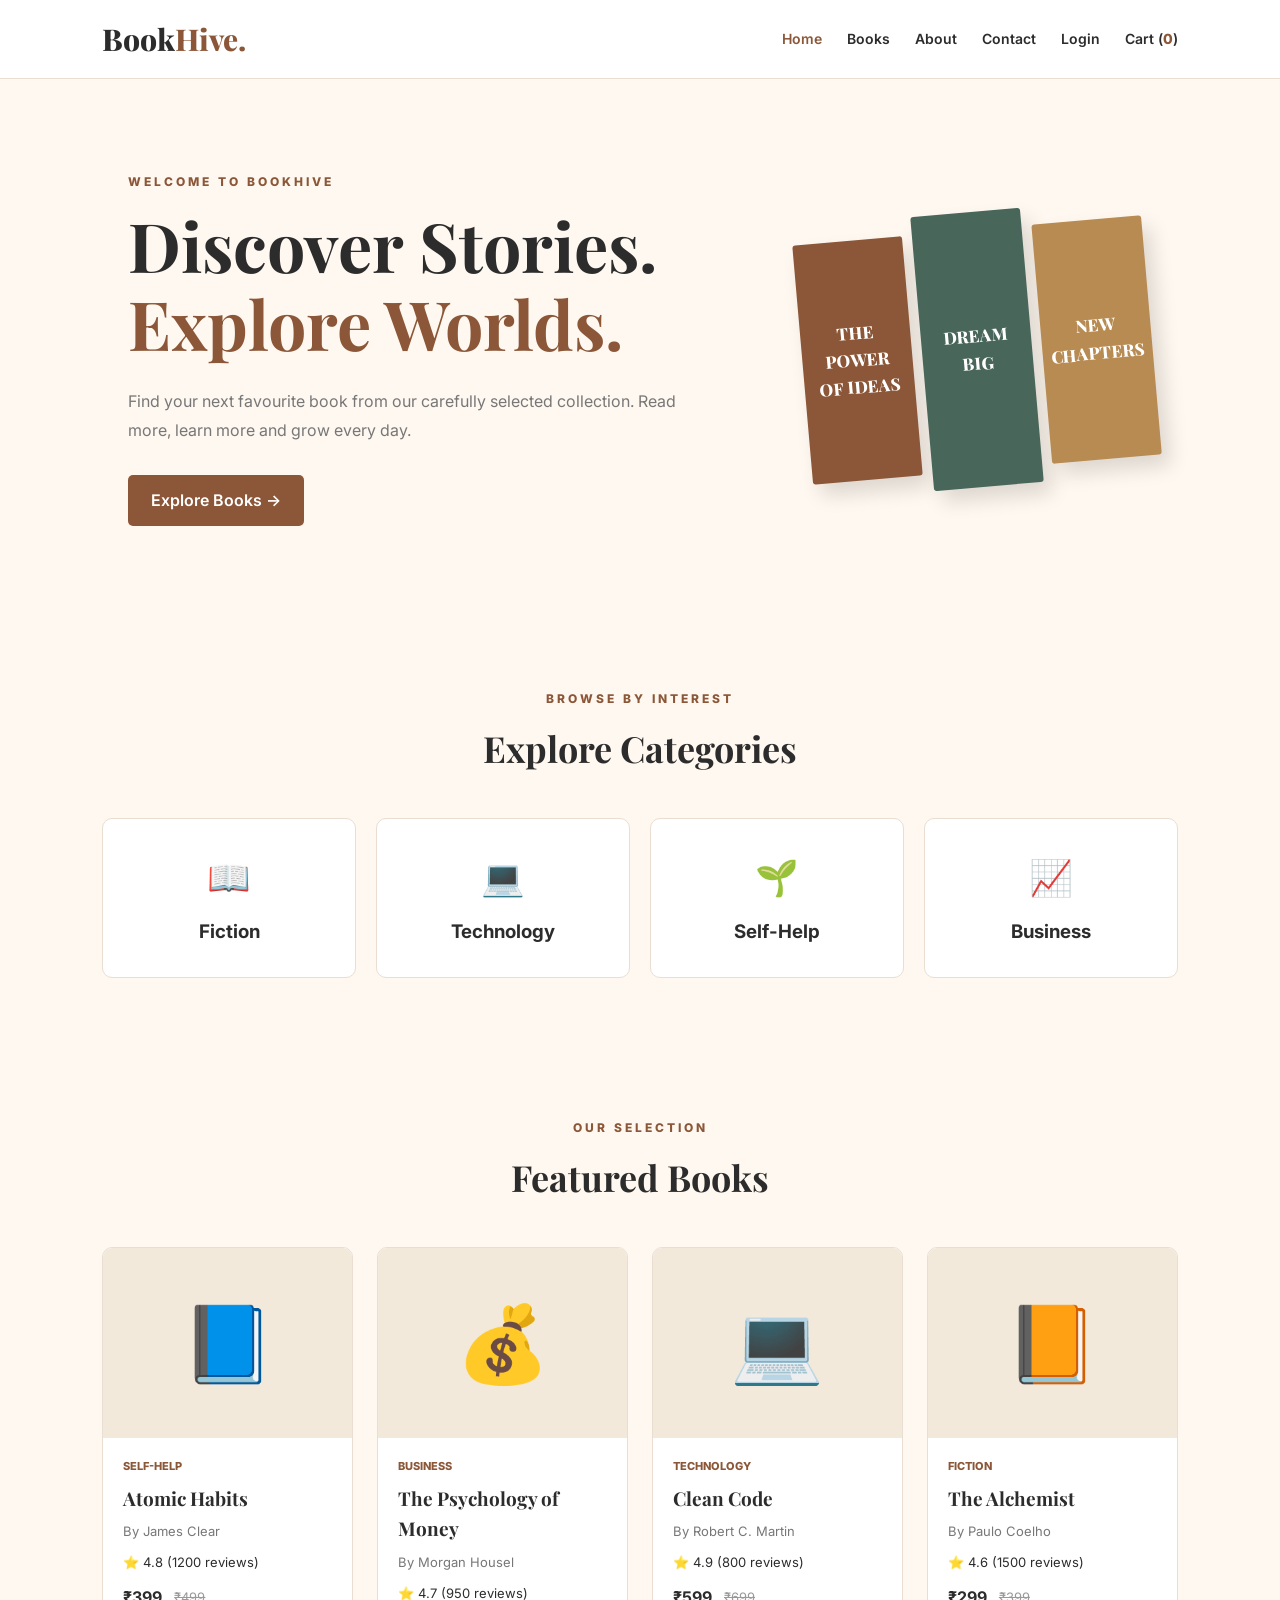
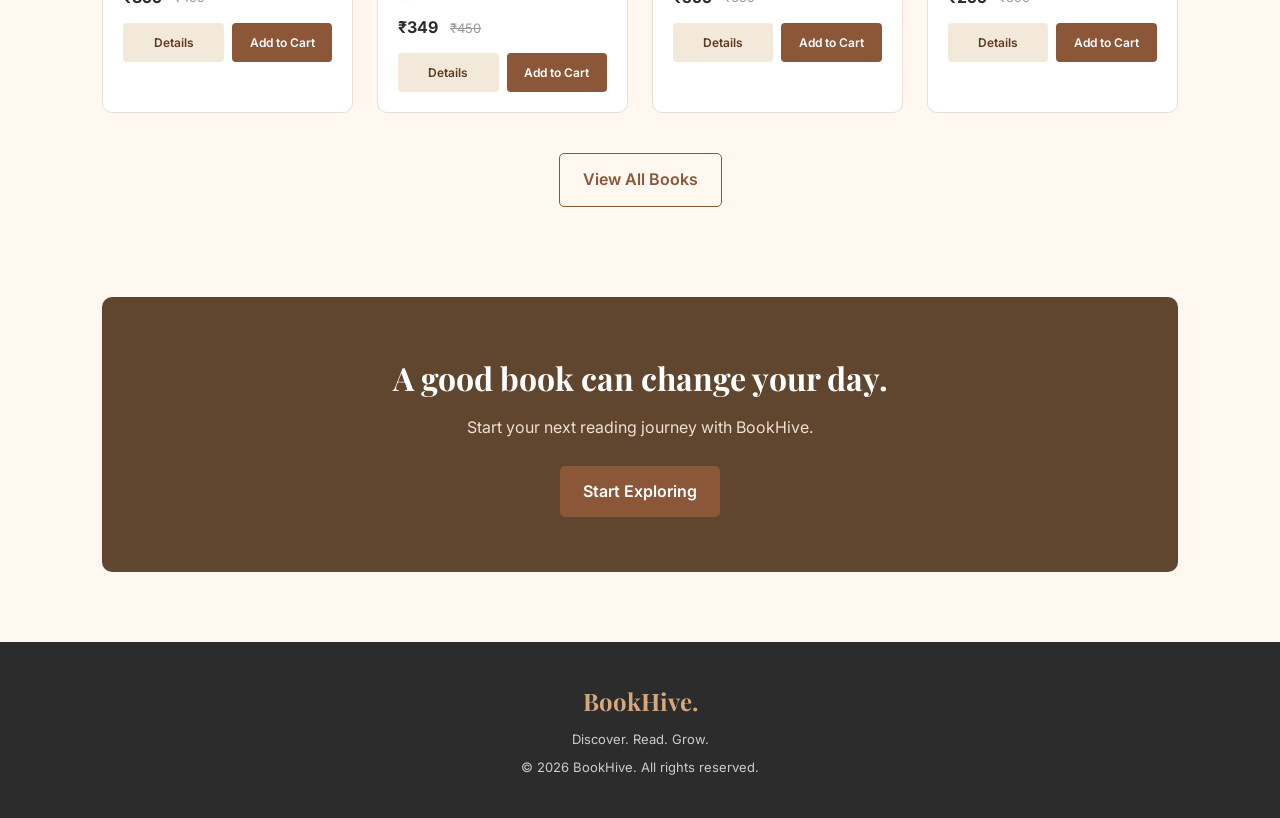
<file: index.html>
<!DOCTYPE html>
<html lang="en">
<head>
    <meta charset="UTF-8">
    <meta name="viewport" content="width=device-width, initial-scale=1.0">
    <title>BookHive | Home</title>

    <link rel="stylesheet" href="css/style.css">
    <link rel="stylesheet" href="css/home.css">
    <link rel="stylesheet" href="css/responsive.css">
</head>
<body>

<header class="navbar">
    <a href="index.html" class="logo">Book<span>Hive.</span></a>

    <nav>
        <a class="active" href="index.html">Home</a>
        <a href="books.html">Books</a>
        <a href="about.html">About</a>
        <a href="contact.html">Contact</a>
        <a href="login.html">Login</a>
        <a href="cart.html">Cart (<span class="cart-count">0</span>)</a>
    </nav>
</header>

<main>
    <section class="hero">
        <div class="hero-content">
            <p class="eyebrow">WELCOME TO BOOKHIVE</p>

            <h1>Discover Stories.<br>
                <span>Explore Worlds.</span>
            </h1>

            <p>
                Find your next favourite book from our carefully
                selected collection. Read more, learn more and grow every day.
            </p>

            <a href="books.html" class="btn">Explore Books →</a>
        </div>

        <div class="hero-art">
            <div class="hero-book book-one">THE<br>POWER<br>OF IDEAS</div>
            <div class="hero-book book-two">DREAM<br>BIG</div>
            <div class="hero-book book-three">NEW<br>CHAPTERS</div>
        </div>
    </section>

    <section class="section">
        <div class="section-heading">
            <p class="eyebrow">BROWSE BY INTEREST</p>
            <h2>Explore Categories</h2>
        </div>

        <div class="category-grid">
            <a href="books.html?category=Fiction" class="category-card">
                <span>📖</span>
                <h3>Fiction</h3>
            </a>

            <a href="books.html?category=Technology" class="category-card">
                <span>💻</span>
                <h3>Technology</h3>
            </a>

            <a href="books.html?category=Self-Help" class="category-card">
                <span>🌱</span>
                <h3>Self-Help</h3>
            </a>

            <a href="books.html?category=Business" class="category-card">
                <span>📈</span>
                <h3>Business</h3>
            </a>
        </div>
    </section>

    <section class="section">
        <div class="section-heading">
            <p class="eyebrow">OUR SELECTION</p>
            <h2>Featured Books</h2>
        </div>

        <div id="featured-books" class="book-grid"></div>

        <div class="center">
            <a href="books.html" class="btn-outline">View All Books</a>
        </div>
    </section>

    <section class="newsletter">
        <h2>A good book can change your day.</h2>
        <p>Start your next reading journey with BookHive.</p>
        <a href="books.html" class="btn">Start Exploring</a>
    </section>
</main>

<footer>
    <h2>BookHive.</h2>
    <p>Discover. Read. Grow.</p>
    <p>© 2026 BookHive. All rights reserved.</p>
</footer>

<script src="js/books.js"></script>
<script src="js/cart.js"></script>
<script src="js/main.js"></script>

</body>
</html>
</file>
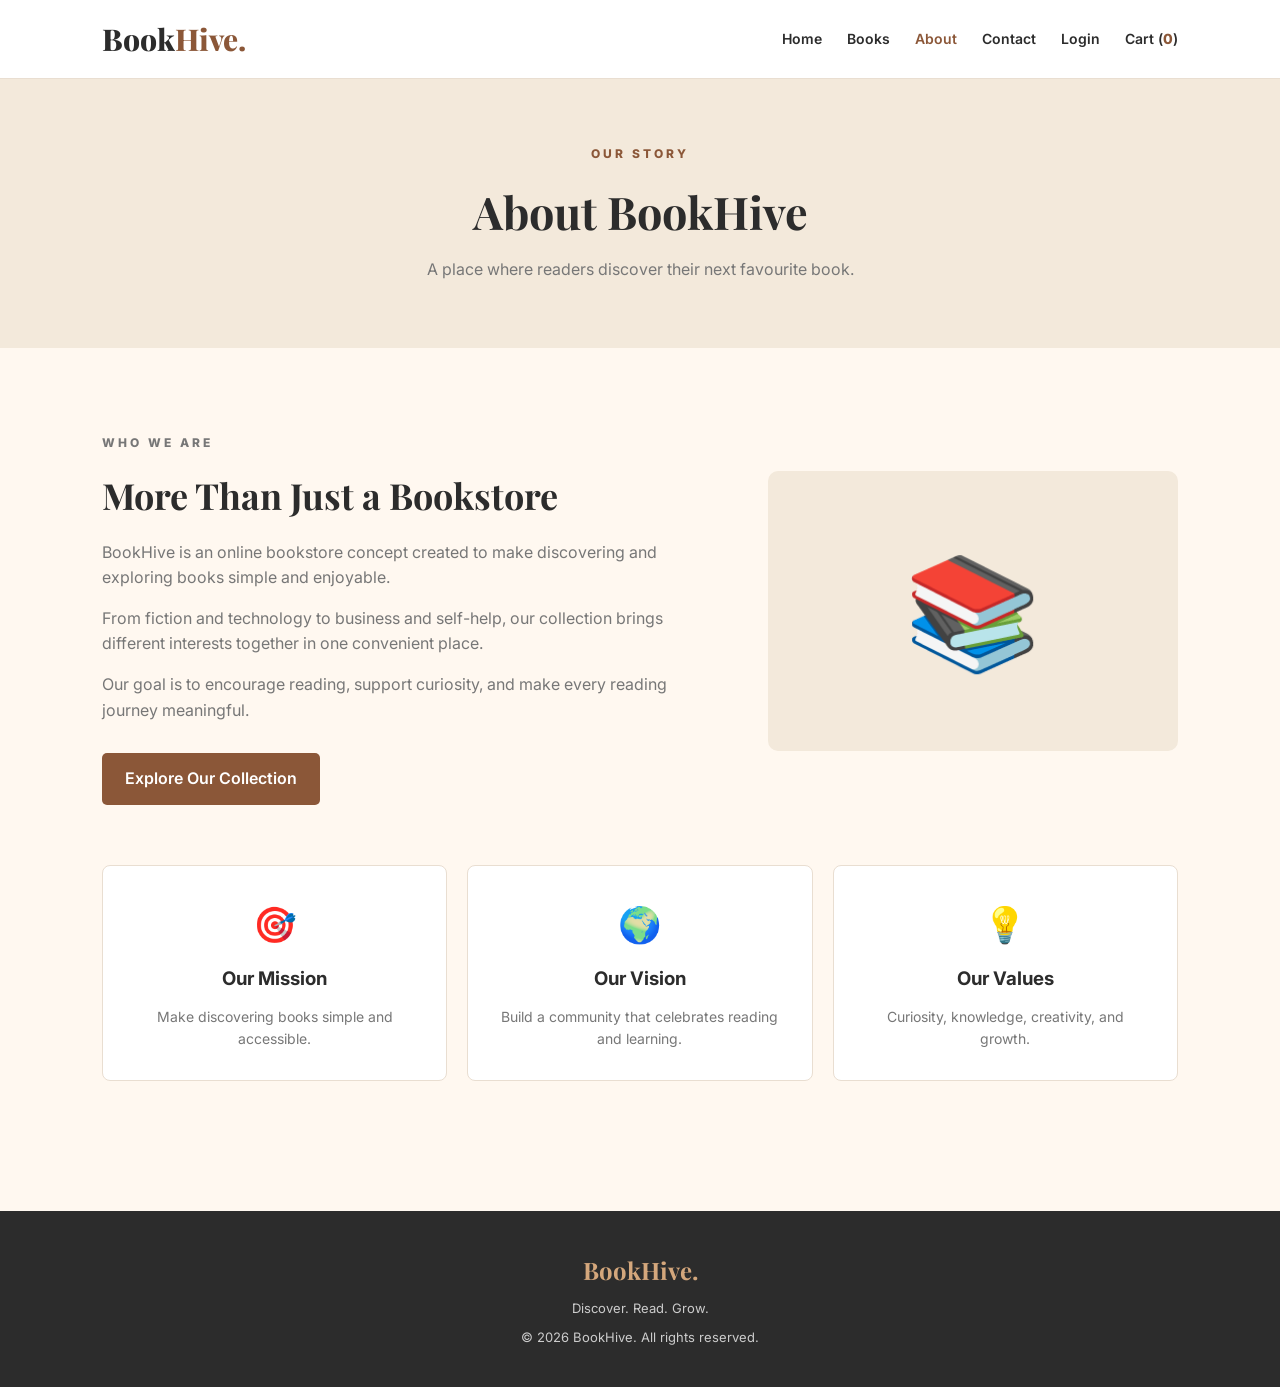
<file: about.html>
<!DOCTYPE html>
<html lang="en">
<head>
    <meta charset="UTF-8">
    <meta name="viewport" content="width=device-width, initial-scale=1.0">
    <title>About Us | BookHive</title>

    <link rel="stylesheet" href="css/style.css">
    <link rel="stylesheet" href="css/responsive.css">
</head>
<body>

<header class="navbar">
    <a href="index.html" class="logo">Book<span>Hive.</span></a>

    <nav>
        <a href="index.html">Home</a>
        <a href="books.html">Books</a>
        <a class="active" href="about.html">About</a>
        <a href="contact.html">Contact</a>
        <a href="login.html">Login</a>
        <a href="cart.html">Cart (<span class="cart-count">0</span>)</a>
    </nav>
</header>

<section class="page-banner">
    <p class="eyebrow">OUR STORY</p>
    <h1>About BookHive</h1>
    <p>A place where readers discover their next favourite book.</p>
</section>

<main class="about-section">

    <div class="about-content">
        <div>
            <p class="eyebrow">WHO WE ARE</p>
            <h2>More Than Just a Bookstore</h2>

            <p>
                BookHive is an online bookstore concept created to make
                discovering and exploring books simple and enjoyable.
            </p>

            <p>
                From fiction and technology to business and self-help,
                our collection brings different interests together in
                one convenient place.
            </p>

            <p>
                Our goal is to encourage reading, support curiosity,
                and make every reading journey meaningful.
            </p>

            <a href="books.html" class="btn">Explore Our Collection</a>
        </div>

        <div class="about-illustration">
            📚
        </div>
    </div>

    <div class="values-grid">

        <div class="value-card">
            <span>🎯</span>
            <h3>Our Mission</h3>
            <p>Make discovering books simple and accessible.</p>
        </div>

        <div class="value-card">
            <span>🌍</span>
            <h3>Our Vision</h3>
            <p>Build a community that celebrates reading and learning.</p>
        </div>

        <div class="value-card">
            <span>💡</span>
            <h3>Our Values</h3>
            <p>Curiosity, knowledge, creativity, and growth.</p>
        </div>

    </div>

</main>

<footer>
    <h2>BookHive.</h2>
    <p>Discover. Read. Grow.</p>
    <p>© 2026 BookHive. All rights reserved.</p>
</footer>

<script src="js/main.js"></script>

</body>
</html>
</file>
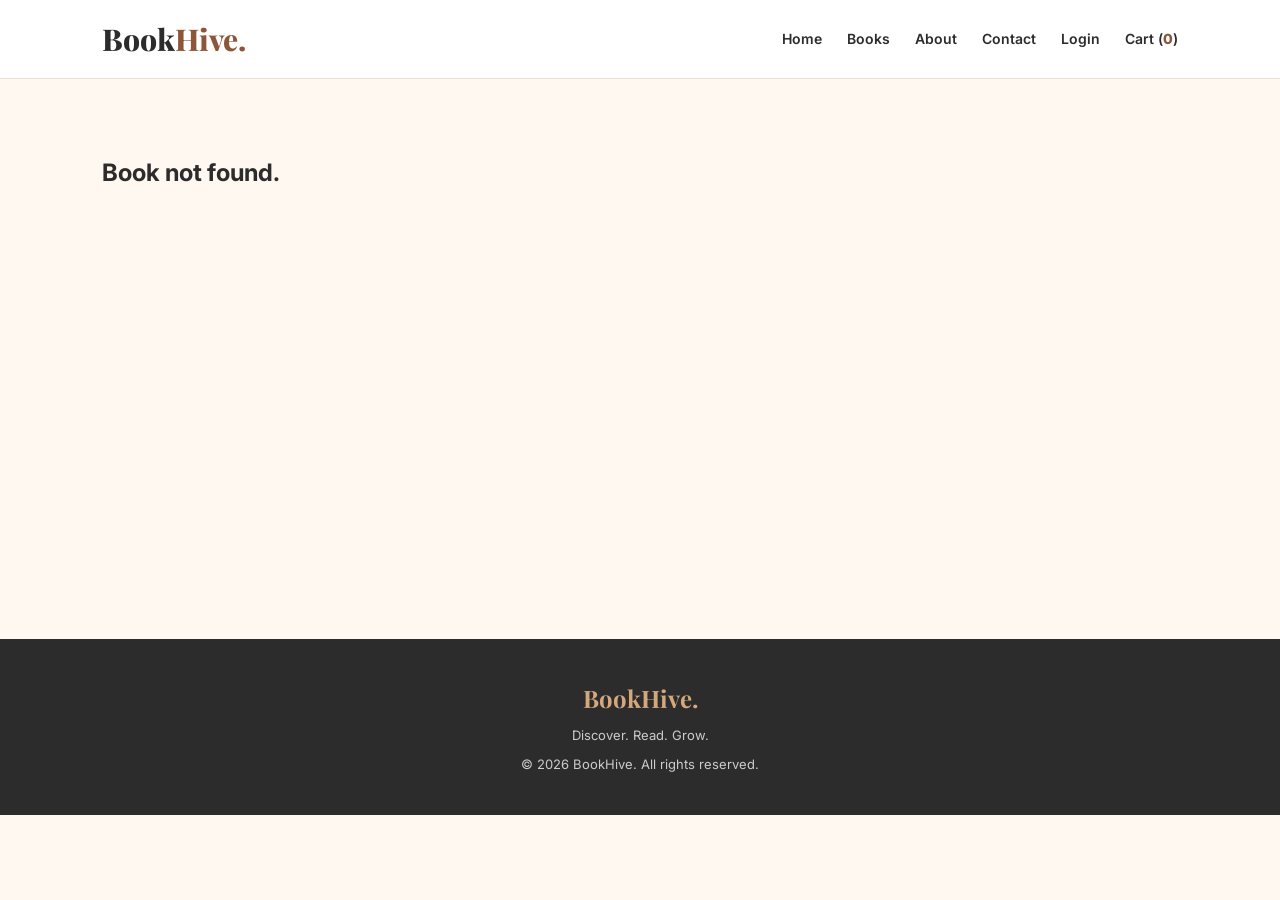
<file: book.html>
<!DOCTYPE html>
<html lang="en">
<head>
    <meta charset="UTF-8">
    <meta name="viewport" content="width=device-width, initial-scale=1.0">
    <title>Book Details | BookHive</title>

    <link rel="stylesheet" href="css/style.css">
    <link rel="stylesheet" href="css/responsive.css">
</head>
<body>

<header class="navbar">
    <a href="index.html" class="logo">Book<span>Hive.</span></a>

    <nav>
        <a href="index.html">Home</a>
        <a href="books.html">Books</a>
        <a href="about.html">About</a>
        <a href="contact.html">Contact</a>
        <a href="login.html">Login</a>
        <a href="cart.html">Cart (<span class="cart-count">0</span>)</a>
    </nav>
</header>

<main class="details-section">
    <div id="book-details"></div>
</main>

<footer>
    <h2>BookHive.</h2>
    <p>Discover. Read. Grow.</p>
    <p>© 2026 BookHive. All rights reserved.</p>
</footer>

<script src="js/books.js"></script>
<script src="js/cart.js"></script>
<script src="js/main.js"></script>

</body>
</html>
</file>
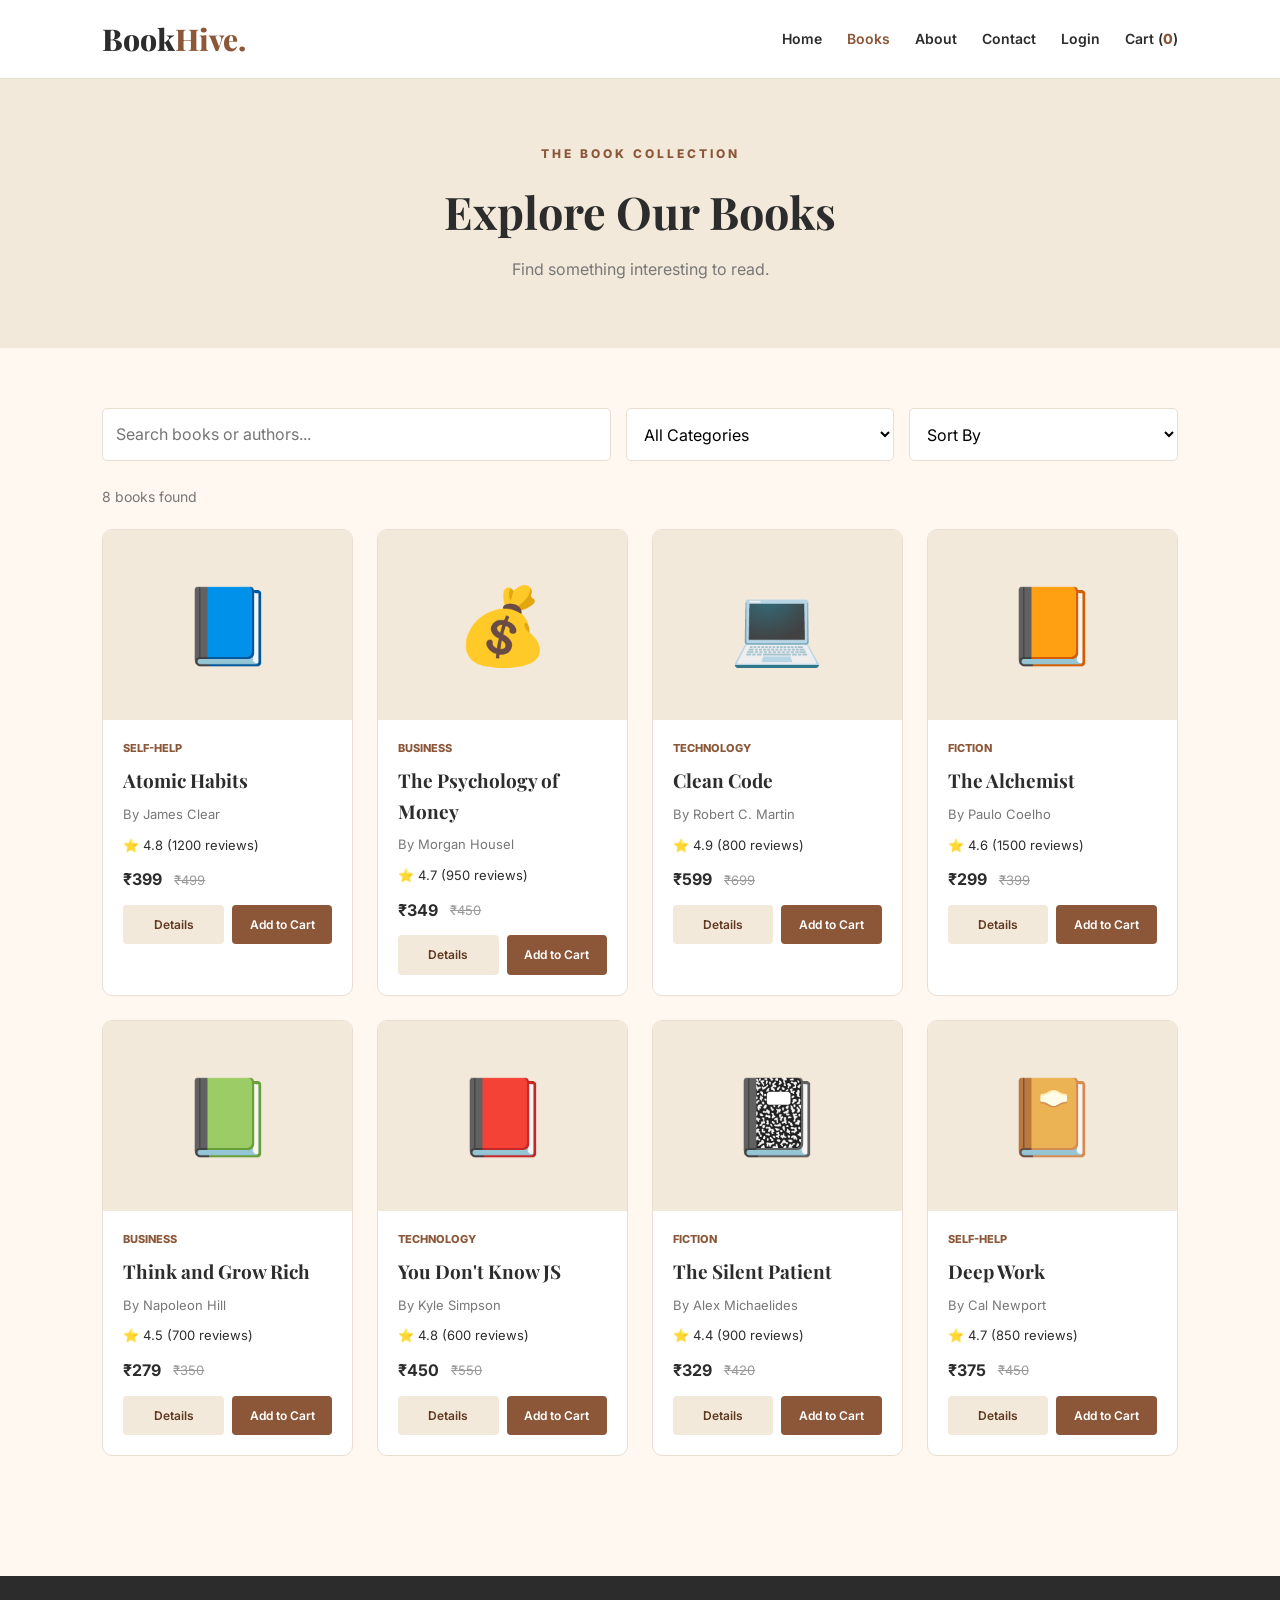
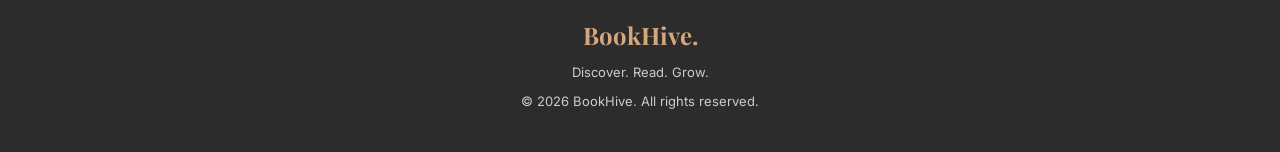
<file: books.html>
<!DOCTYPE html>
<html lang="en">
<head>
    <meta charset="UTF-8">
    <meta name="viewport" content="width=device-width, initial-scale=1.0">
    <title>Books | BookHive</title>

    <link rel="stylesheet" href="css/style.css">
    <link rel="stylesheet" href="css/books.css">
    <link rel="stylesheet" href="css/responsive.css">
</head>
<body>

<header class="navbar">
    <a href="index.html" class="logo">Book<span>Hive.</span></a>

    <nav>
        <a href="index.html">Home</a>
        <a class="active" href="books.html">Books</a>
        <a href="about.html">About</a>
        <a href="contact.html">Contact</a>
        <a href="login.html">Login</a>
        <a href="cart.html">Cart (<span class="cart-count">0</span>)</a>
    </nav>
</header>

<section class="page-banner">
    <p class="eyebrow">THE BOOK COLLECTION</p>
    <h1>Explore Our Books</h1>
    <p>Find something interesting to read.</p>
</section>

<main class="catalogue">

    <div class="filter-bar">

        <input
            type="search"
            id="search-input"
            placeholder="Search books or authors..."
        >

        <select id="category-filter">
            <option value="All">All Categories</option>
            <option value="Fiction">Fiction</option>
            <option value="Technology">Technology</option>
            <option value="Self-Help">Self-Help</option>
            <option value="Business">Business</option>
        </select>

        <select id="sort-filter">
            <option value="default">Sort By</option>
            <option value="low">Price: Low to High</option>
            <option value="high">Price: High to Low</option>
            <option value="rating">Highest Rated</option>
        </select>

    </div>

    <p id="result-count"></p>

    <div id="books-container" class="book-grid"></div>

</main>

<footer>
    <h2>BookHive.</h2>
    <p>Discover. Read. Grow.</p>
    <p>© 2026 BookHive. All rights reserved.</p>
</footer>

<script src="js/books.js"></script>
<script src="js/cart.js"></script>
<script src="js/search.js"></script>
<script src="js/main.js"></script>

</body>
</html>
</file>
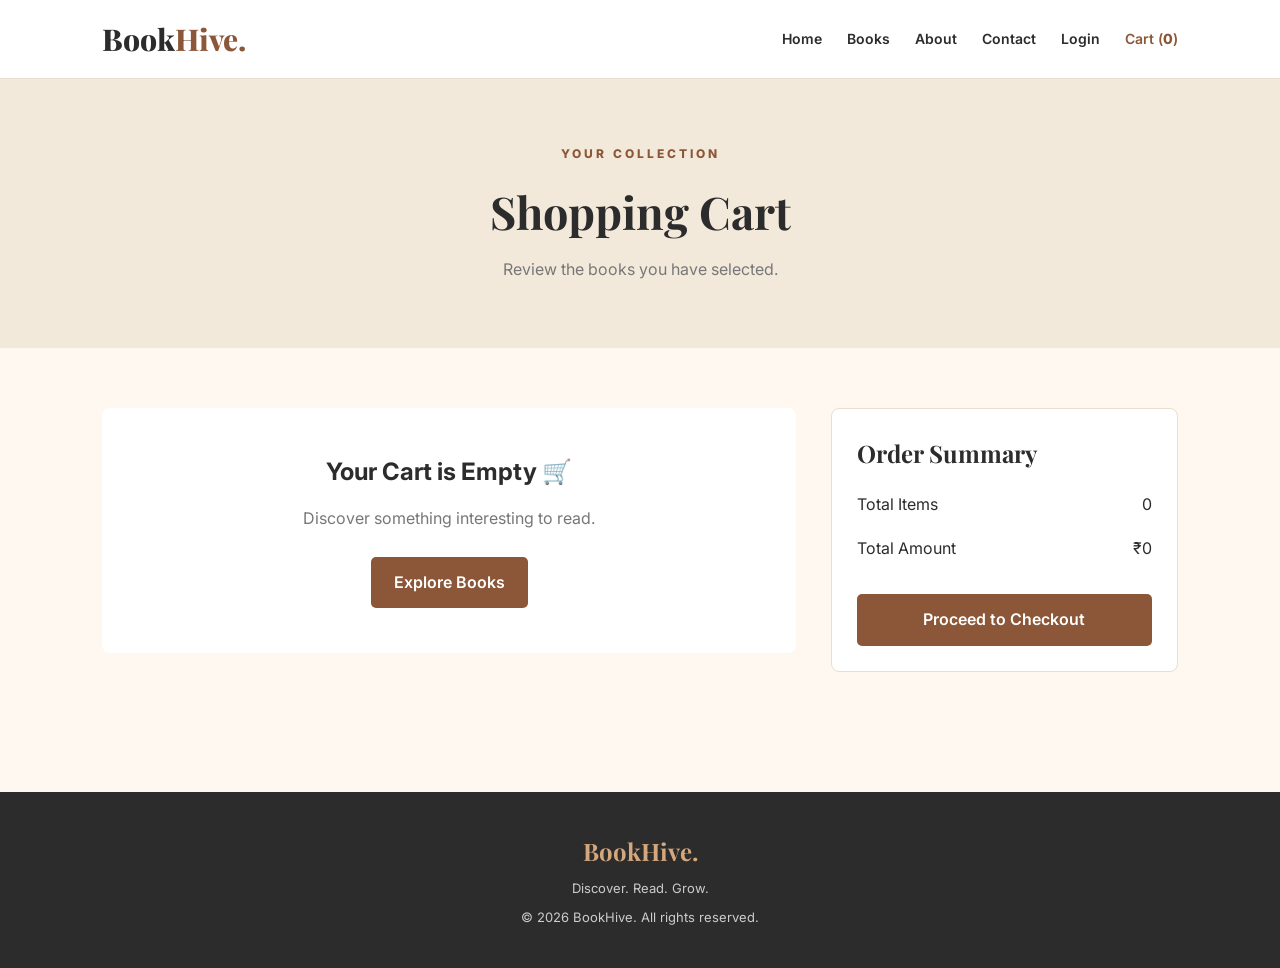
<file: cart.html>
<!DOCTYPE html>
<html lang="en">
<head>
    <meta charset="UTF-8">
    <meta name="viewport" content="width=device-width, initial-scale=1.0">
    <title>Shopping Cart | BookHive</title>

    <link rel="stylesheet" href="css/style.css">
    <link rel="stylesheet" href="css/responsive.css">
</head>
<body>

<header class="navbar">
    <a href="index.html" class="logo">Book<span>Hive.</span></a>

    <nav>
        <a href="index.html">Home</a>
        <a href="books.html">Books</a>
        <a href="about.html">About</a>
        <a href="contact.html">Contact</a>
        <a href="login.html">Login</a>
        <a class="active" href="cart.html">
            Cart (<span class="cart-count">0</span>)
        </a>
    </nav>
</header>

<section class="page-banner">
    <p class="eyebrow">YOUR COLLECTION</p>
    <h1>Shopping Cart</h1>
    <p>Review the books you have selected.</p>
</section>

<main class="cart-section">

    <div id="cart-items"></div>

    <aside class="cart-summary">
        <h2>Order Summary</h2>

        <div class="summary-row">
            <span>Total Items</span>
            <span id="total-items">0</span>
        </div>

        <div class="summary-row">
            <span>Total Amount</span>
            <span id="total-price">₹0</span>
        </div>

        <button class="btn checkout-btn" onclick="checkout()">
            Proceed to Checkout
        </button>
    </aside>

</main>

<footer>
    <h2>BookHive.</h2>
    <p>Discover. Read. Grow.</p>
    <p>© 2026 BookHive. All rights reserved.</p>
</footer>

<script src="js/books.js"></script>
<script src="js/cart.js"></script>

</body>
</html>
</file>
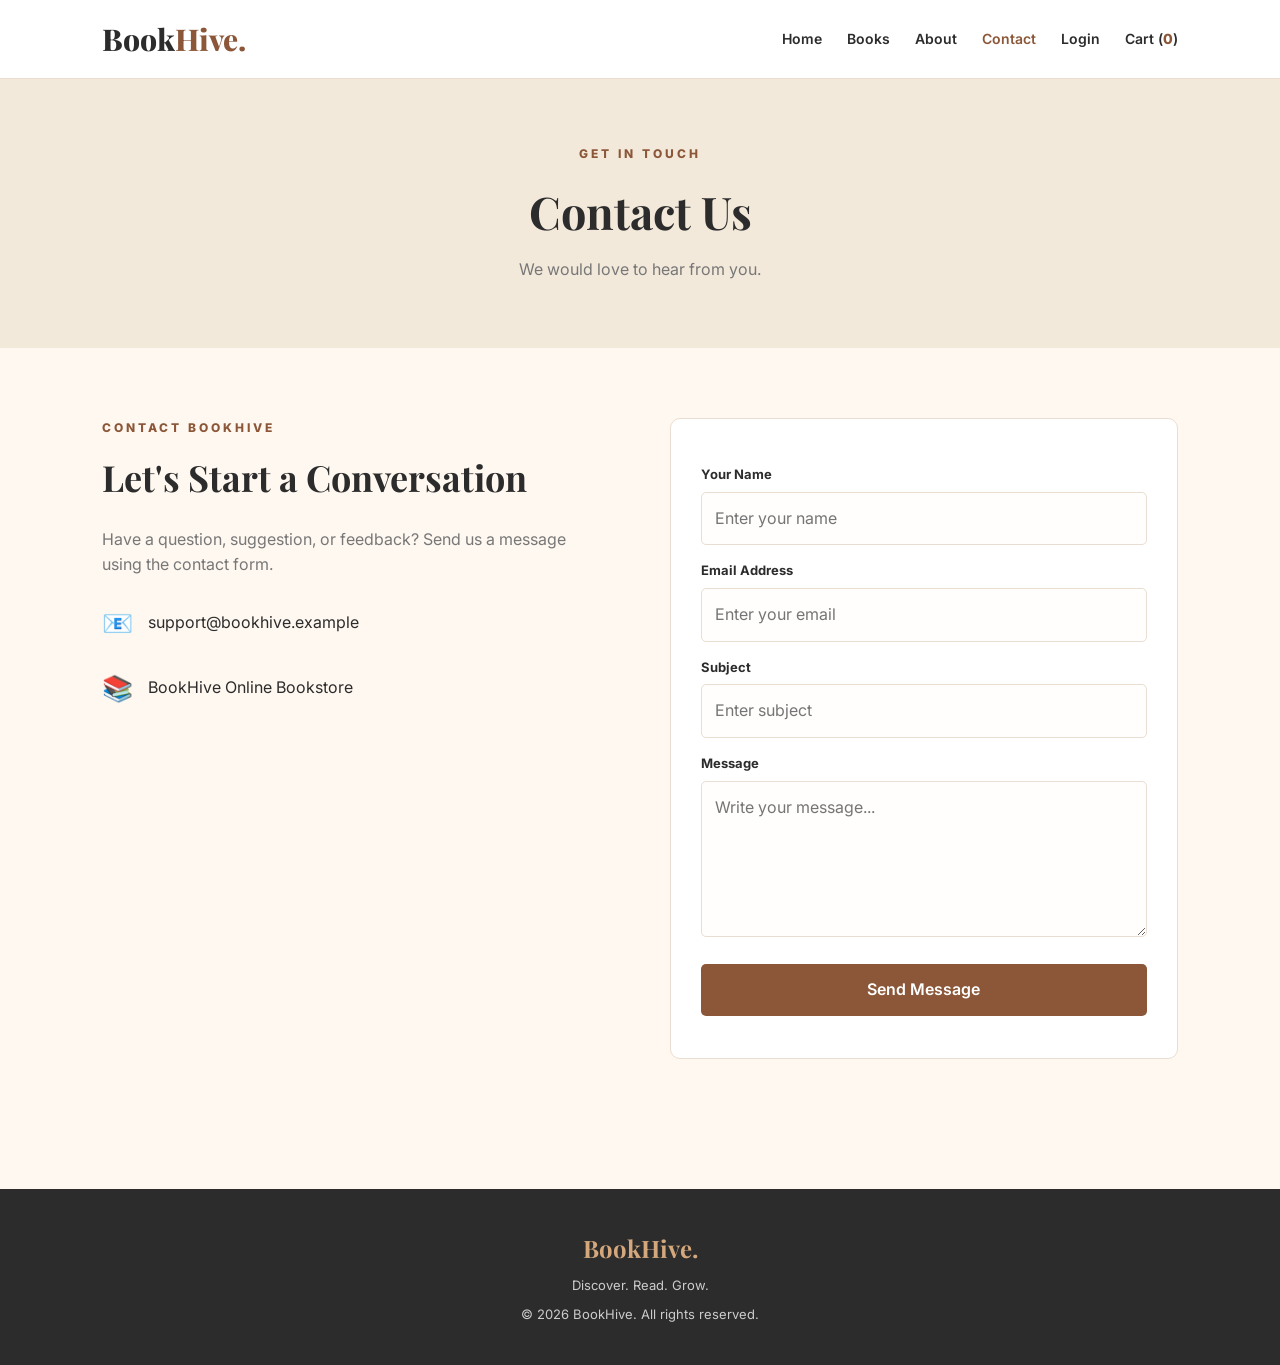
<file: contact.html>
<!DOCTYPE html>
<html lang="en">
<head>
    <meta charset="UTF-8">
    <meta name="viewport" content="width=device-width, initial-scale=1.0">
    <title>Contact Us | BookHive</title>

    <link rel="stylesheet" href="css/style.css">
    <link rel="stylesheet" href="css/responsive.css">
</head>
<body>

<header class="navbar">
    <a href="index.html" class="logo">Book<span>Hive.</span></a>

    <nav>
        <a href="index.html">Home</a>
        <a href="books.html">Books</a>
        <a href="about.html">About</a>
        <a class="active" href="contact.html">Contact</a>
        <a href="login.html">Login</a>
        <a href="cart.html">Cart (<span class="cart-count">0</span>)</a>
    </nav>
</header>

<section class="page-banner">
    <p class="eyebrow">GET IN TOUCH</p>
    <h1>Contact Us</h1>
    <p>We would love to hear from you.</p>
</section>

<main class="contact-section">

    <div class="contact-info">
        <p class="eyebrow">CONTACT BOOKHIVE</p>
        <h2>Let's Start a Conversation</h2>

        <p>
            Have a question, suggestion, or feedback?
            Send us a message using the contact form.
        </p>

        <div class="contact-detail">
            <span>📧</span>
            <p>support@bookhive.example</p>
        </div>

        <div class="contact-detail">
            <span>📚</span>
            <p>BookHive Online Bookstore</p>
        </div>
    </div>

    <div class="contact-form-card">

        <form id="contact-form">

            <label for="contact-name">Your Name</label>
            <input
                type="text"
                id="contact-name"
                placeholder="Enter your name"
                required
            >

            <label for="contact-email">Email Address</label>
            <input
                type="email"
                id="contact-email"
                placeholder="Enter your email"
                required
            >

            <label for="contact-subject">Subject</label>
            <input
                type="text"
                id="contact-subject"
                placeholder="Enter subject"
                required
            >

            <label for="contact-message">Message</label>
            <textarea
                id="contact-message"
                rows="5"
                placeholder="Write your message..."
                required
            ></textarea>

            <button type="submit" class="btn full-btn">
                Send Message
            </button>

            <p id="contact-status" class="form-message"></p>

        </form>

    </div>

</main>

<footer>
    <h2>BookHive.</h2>
    <p>Discover. Read. Grow.</p>
    <p>© 2026 BookHive. All rights reserved.</p>
</footer>

<script src="js/main.js"></script>

</body>
</html>
</file>
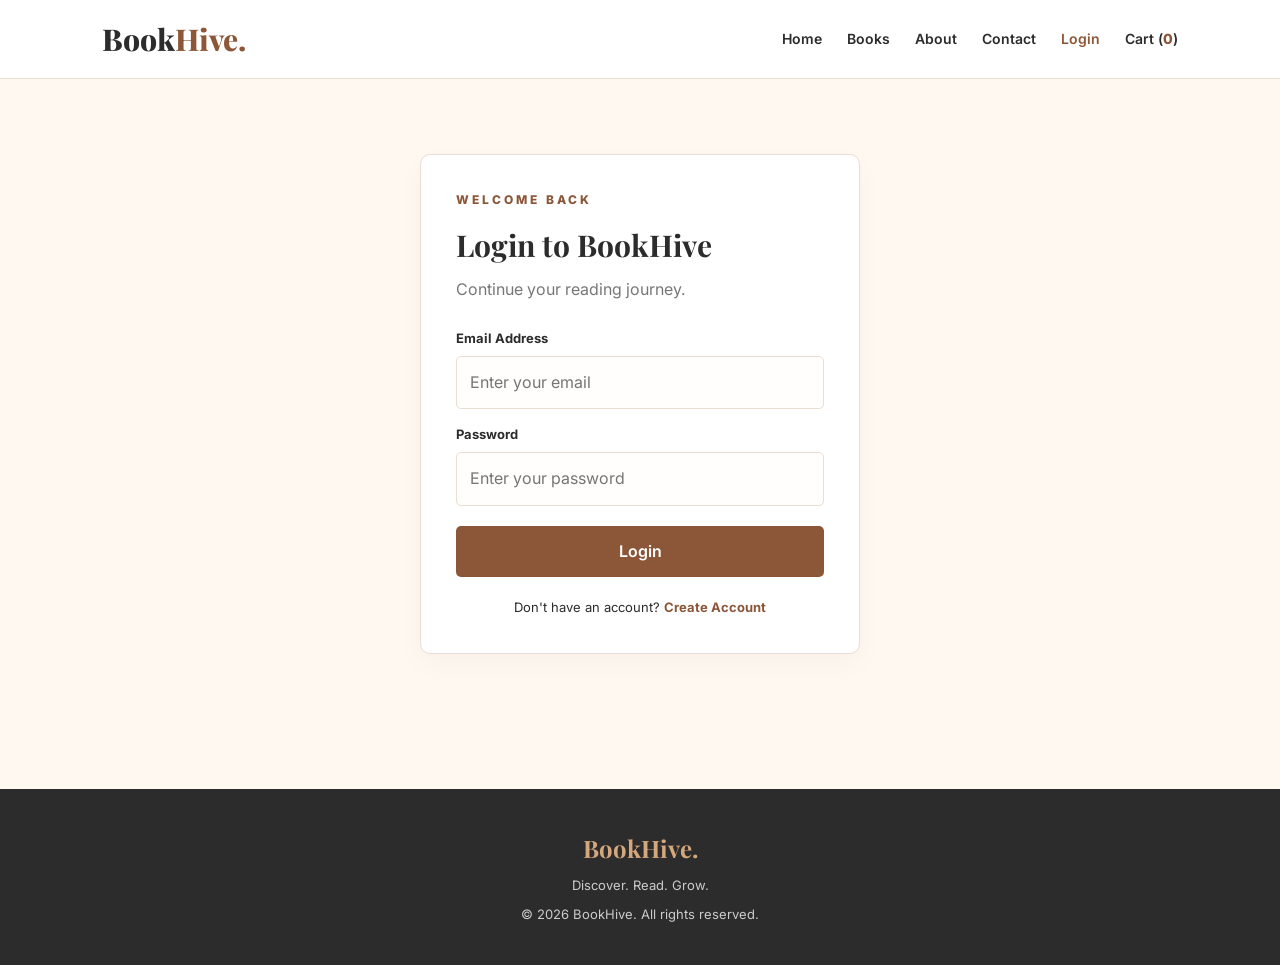
<file: login.html>
<!DOCTYPE html>
<html lang="en">
<head>
    <meta charset="UTF-8">
    <meta name="viewport" content="width=device-width, initial-scale=1.0">
    <title>Login | BookHive</title>

    <link rel="stylesheet" href="css/style.css">
    <link rel="stylesheet" href="css/responsive.css">
</head>
<body>

<header class="navbar">
    <a href="index.html" class="logo">Book<span>Hive.</span></a>

    <nav>
        <a href="index.html">Home</a>
        <a href="books.html">Books</a>
        <a href="about.html">About</a>
        <a href="contact.html">Contact</a>
        <a class="active" href="login.html">Login</a>
        <a href="cart.html">Cart (<span class="cart-count">0</span>)</a>
    </nav>
</header>

<main class="auth-section">

    <div class="auth-card">
        <p class="eyebrow">WELCOME BACK</p>
        <h1>Login to BookHive</h1>
        <p class="auth-description">Continue your reading journey.</p>

        <form id="login-form">

            <label for="login-email">Email Address</label>
            <input
                type="email"
                id="login-email"
                placeholder="Enter your email"
                required
            >

            <label for="login-password">Password</label>
            <input
                type="password"
                id="login-password"
                placeholder="Enter your password"
                required
            >

            <button type="submit" class="btn full-btn">Login</button>

            <p id="login-message" class="form-message"></p>

        </form>

        <p class="auth-switch">
            Don't have an account?
            <a href="signup.html">Create Account</a>
        </p>
    </div>

</main>

<footer>
    <h2>BookHive.</h2>
    <p>Discover. Read. Grow.</p>
    <p>© 2026 BookHive. All rights reserved.</p>
</footer>

<script src="js/main.js"></script>

</body>
</html>
</file>
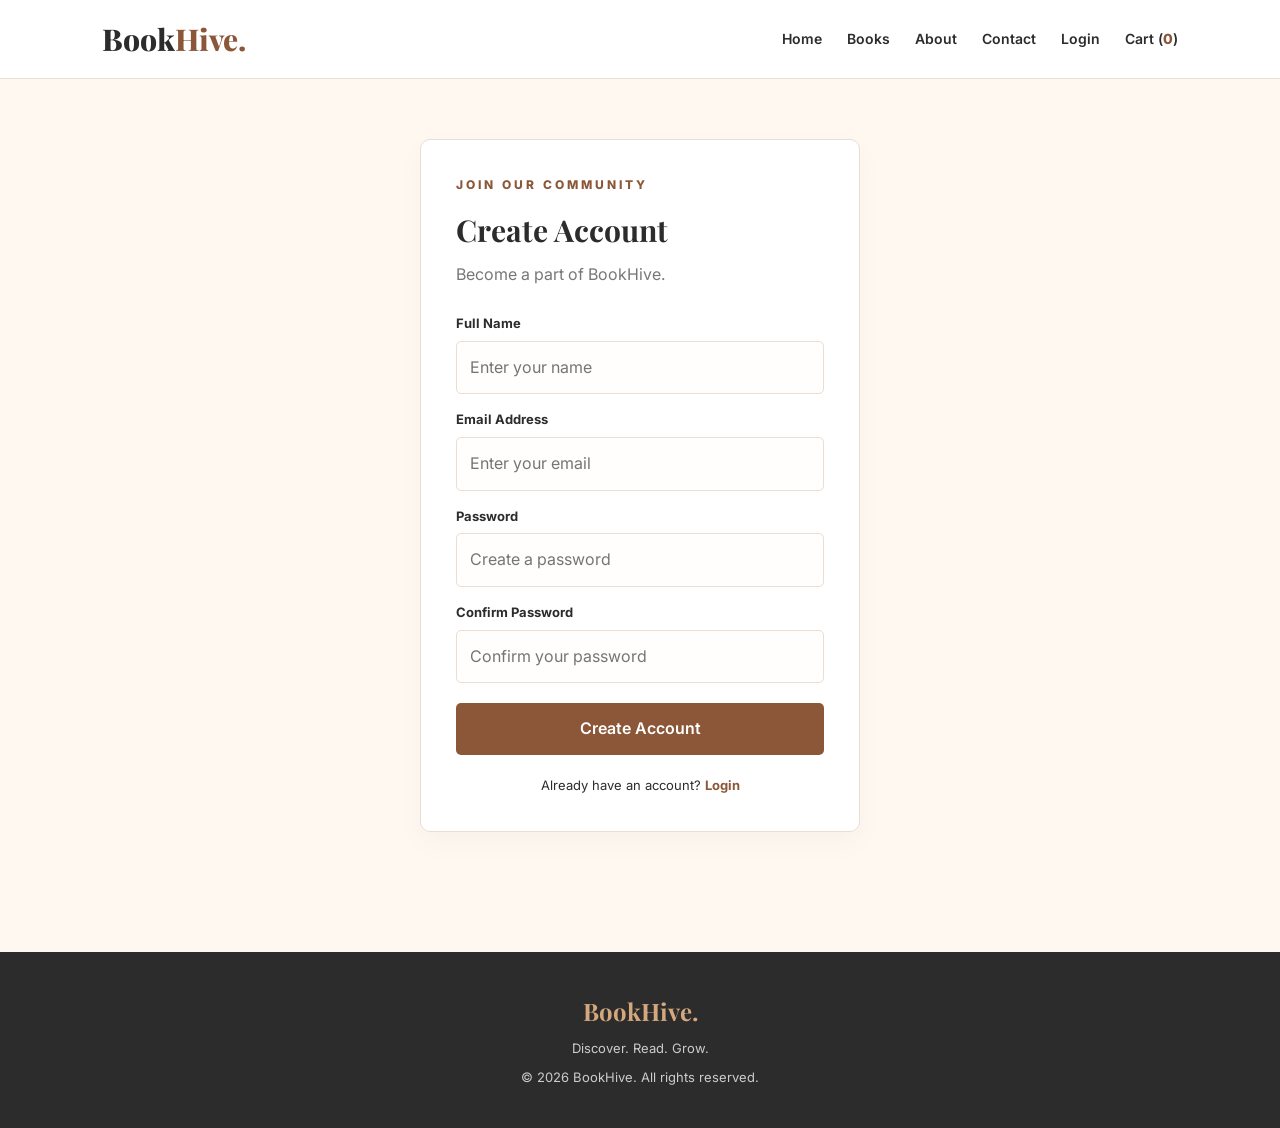
<file: signup.html>
<!DOCTYPE html>
<html lang="en">
<head>
    <meta charset="UTF-8">
    <meta name="viewport" content="width=device-width, initial-scale=1.0">
    <title>Sign Up | BookHive</title>

    <link rel="stylesheet" href="css/style.css">
    <link rel="stylesheet" href="css/responsive.css">
</head>
<body>

<header class="navbar">
    <a href="index.html" class="logo">Book<span>Hive.</span></a>

    <nav>
        <a href="index.html">Home</a>
        <a href="books.html">Books</a>
        <a href="about.html">About</a>
        <a href="contact.html">Contact</a>
        <a href="login.html">Login</a>
        <a href="cart.html">Cart (<span class="cart-count">0</span>)</a>
    </nav>
</header>

<main class="auth-section">

    <div class="auth-card">
        <p class="eyebrow">JOIN OUR COMMUNITY</p>
        <h1>Create Account</h1>
        <p class="auth-description">Become a part of BookHive.</p>

        <form id="signup-form">

            <label for="signup-name">Full Name</label>
            <input
                type="text"
                id="signup-name"
                placeholder="Enter your name"
                required
            >

            <label for="signup-email">Email Address</label>
            <input
                type="email"
                id="signup-email"
                placeholder="Enter your email"
                required
            >

            <label for="signup-password">Password</label>
            <input
                type="password"
                id="signup-password"
                placeholder="Create a password"
                minlength="6"
                required
            >

            <label for="confirm-password">Confirm Password</label>
            <input
                type="password"
                id="confirm-password"
                placeholder="Confirm your password"
                required
            >

            <button type="submit" class="btn full-btn">
                Create Account
            </button>

            <p id="signup-message" class="form-message"></p>

        </form>

        <p class="auth-switch">
            Already have an account?
            <a href="login.html">Login</a>
        </p>
    </div>

</main>

<footer>
    <h2>BookHive.</h2>
    <p>Discover. Read. Grow.</p>
    <p>© 2026 BookHive. All rights reserved.</p>
</footer>

<script src="js/main.js"></script>

</body>
</html>
</file>
<file: css/style.css>
@import url('https://fonts.googleapis.com/css2?family=Inter:wght@400;500;600;700;800&family=Playfair+Display:wght@600;700;800&display=swap');

:root {
    --background: #FFF8F0;
    --white: #FFFFFF;
    --text: #2C2C2C;
    --muted: #777777;
    --brown: #8B5738;
    --brown-dark: #603921;
    --cream: #F3E9DB;
    --border: #E9DED1;
}

* {
    margin: 0;
    padding: 0;
    box-sizing: border-box;
}

body {
    background: var(--background);
    color: var(--text);
    font-family: 'Inter', sans-serif;
    line-height: 1.6;
}

a {
    text-decoration: none;
    color: inherit;
}

button,
input,
select,
textarea {
    font: inherit;
}

button {
    cursor: pointer;
}

.navbar {
    min-height: 78px;
    padding: 15px 8%;
    display: flex;
    justify-content: space-between;
    align-items: center;
    background: var(--white);
    border-bottom: 1px solid var(--border);
}

.logo {
    font-family: 'Playfair Display', serif;
    font-size: 30px;
    font-weight: 800;
}

.logo span {
    color: var(--brown);
}

nav {
    display: flex;
    align-items: center;
    gap: 25px;
}

nav a {
    font-size: 14px;
    font-weight: 600;
    transition: 0.3s;
}

nav a:hover,
nav a.active {
    color: var(--brown);
}

.cart-count {
    color: var(--brown);
    font-weight: 800;
}

.btn,
.btn-outline {
    display: inline-block;
    padding: 13px 23px;
    border-radius: 5px;
    border: none;
    background: var(--brown);
    color: white;
    font-weight: 600;
    transition: 0.3s;
}

.btn:hover {
    background: var(--brown-dark);
    transform: translateY(-2px);
}

.btn-outline {
    background: transparent;
    color: var(--brown);
    border: 1px solid var(--brown);
}

.btn-outline:hover {
    background: var(--brown);
    color: white;
}

.eyebrow {
    color: var(--brown);
    font-size: 12px;
    font-weight: 800;
    letter-spacing: 3px;
    margin-bottom: 12px;
}

.section {
    padding: 70px 8%;
}

.section-heading {
    text-align: center;
    margin-bottom: 40px;
}

.section-heading h2,
.about-content h2,
.contact-info h2 {
    font-family: 'Playfair Display', serif;
    font-size: 36px;
}

.center {
    text-align: center;
    margin-top: 40px;
}

.page-banner {
    text-align: center;
    padding: 65px 20px;
    background: var(--cream);
}

.page-banner h1 {
    font-family: 'Playfair Display', serif;
    font-size: 45px;
    margin-bottom: 10px;
}

.page-banner p:last-child {
    color: var(--muted);
}

.book-grid {
    display: grid;
    grid-template-columns: repeat(4, 1fr);
    gap: 24px;
}

.book-card {
    background: var(--white);
    border: 1px solid var(--border);
    border-radius: 10px;
    overflow: hidden;
    transition: 0.3s;
}

.book-card:hover {
    transform: translateY(-6px);
    box-shadow: 0 12px 25px #00000012;
}

.book-image {
    height: 190px;
    display: flex;
    align-items: center;
    justify-content: center;
    background: var(--cream);
    font-size: 75px;
}

.book-info {
    padding: 20px;
}

.book-category {
    color: var(--brown);
    font-size: 11px;
    font-weight: 800;
    text-transform: uppercase;
}

.book-info h3 {
    font-family: 'Playfair Display', serif;
    font-size: 19px;
    margin: 8px 0;
}

.author {
    color: var(--muted);
    font-size: 13px;
}

.rating {
    font-size: 13px;
    margin: 10px 0;
}

.price {
    display: flex;
    gap: 12px;
    align-items: center;
    margin: 12px 0;
    font-weight: 700;
}

.price del {
    color: #999;
    font-size: 13px;
    font-weight: 400;
}

.card-buttons {
    display: flex;
    gap: 8px;
}

.card-buttons button {
    flex: 1;
    padding: 10px 5px;
    border: none;
    border-radius: 4px;
    background: var(--brown);
    color: white;
    font-size: 12px;
    font-weight: 600;
}

.card-buttons button:first-child {
    background: var(--cream);
    color: var(--brown-dark);
}

.card-buttons button:hover {
    opacity: 0.8;
}

footer {
    background: #2C2C2C;
    color: white;
    text-align: center;
    padding: 40px 20px;
    margin-top: 60px;
}

footer h2 {
    font-family: 'Playfair Display', serif;
    color: #D4A77C;
    margin-bottom: 8px;
}

footer p {
    color: #cccccc;
    font-size: 13px;
    margin-top: 8px;
}

/* Book details */

.details-section {
    padding: 75px 8%;
    min-height: 500px;
}

#book-details {
    display: flex;
    align-items: center;
    gap: 60px;
}

.detail-image {
    min-width: 300px;
    height: 380px;
    display: flex;
    justify-content: center;
    align-items: center;
    background: var(--cream);
    border-radius: 10px;
    font-size: 130px;
}

.detail-content {
    max-width: 600px;
}

.detail-content h1 {
    font-family: 'Playfair Display', serif;
    font-size: 42px;
    margin: 10px 0;
}

.detail-content h2 {
    color: var(--brown);
    margin: 20px 0;
}

.detail-content p {
    margin: 12px 0;
}

.stock {
    color: #39804B;
    font-weight: 700;
}

/* Cart */

.cart-section {
    padding: 60px 8%;
    display: grid;
    grid-template-columns: 2fr 1fr;
    gap: 35px;
}

.cart-item {
    display: flex;
    align-items: center;
    gap: 20px;
    padding: 20px;
    background: white;
    border: 1px solid var(--border);
    border-radius: 8px;
    margin-bottom: 15px;
}

.cart-book-image {
    background: var(--cream);
    padding: 20px;
    border-radius: 5px;
    font-size: 35px;
}

.cart-book-info {
    flex: 1;
}

.cart-book-info p {
    color: var(--brown);
    font-weight: 700;
}

.quantity-controls {
    display: flex;
    align-items: center;
    gap: 12px;
    margin-top: 10px;
}

.quantity-controls button {
    background: white;
    border: 1px solid var(--border);
    padding: 4px 12px;
}

.remove-btn {
    background: none;
    border: none;
    color: #C0392B;
    margin-top: 8px;
}

.cart-summary {
    background: white;
    padding: 25px;
    border-radius: 8px;
    border: 1px solid var(--border);
    height: fit-content;
}

.cart-summary h2 {
    font-family: 'Playfair Display', serif;
    margin-bottom: 20px;
}

.summary-row {
    display: flex;
    justify-content: space-between;
    margin: 18px 0;
}

.checkout-btn {
    width: 100%;
    margin-top: 15px;
}

.empty-cart {
    background: white;
    padding: 45px 20px;
    border-radius: 8px;
    text-align: center;
}

.empty-cart p {
    margin: 15px 0 25px;
    color: var(--muted);
}

/* Login and signup */

.auth-section {
    min-height: 650px;
    padding: 60px 20px;
    display: flex;
    justify-content: center;
    align-items: center;
}

.auth-card {
    width: 100%;
    max-width: 440px;
    padding: 35px;
    background: white;
    border: 1px solid var(--border);
    border-radius: 10px;
    box-shadow: 0 10px 30px #00000008;
}

.auth-card h1 {
    font-family: 'Playfair Display', serif;
    font-size: 30px;
}

.auth-description {
    color: var(--muted);
    margin: 8px 0 25px;
}

form label {
    display: block;
    font-size: 13px;
    font-weight: 700;
    margin: 15px 0 7px;
}

form input,
form textarea {
    width: 100%;
    padding: 13px;
    border: 1px solid var(--border);
    border-radius: 5px;
    outline: none;
    background: #FFFEFC;
}

form input:focus,
form textarea:focus {
    border-color: var(--brown);
}

.full-btn {
    width: 100%;
    margin-top: 20px;
}

.auth-switch {
    text-align: center;
    font-size: 13px;
    margin-top: 20px;
}

.auth-switch a {
    color: var(--brown);
    font-weight: 700;
}

.form-message {
    margin-top: 12px;
    font-size: 13px;
    font-weight: 600;
}

/* About page */

.about-section {
    padding: 70px 8%;
}

.about-content {
    display: grid;
    grid-template-columns: 1.5fr 1fr;
    align-items: center;
    gap: 50px;
}

.about-content p {
    color: var(--muted);
    margin: 15px 0;
}

.about-content .btn {
    margin-top: 15px;
}

.about-illustration {
    height: 280px;
    display: flex;
    align-items: center;
    justify-content: center;
    background: var(--cream);
    border-radius: 10px;
    font-size: 110px;
}

.values-grid {
    display: grid;
    grid-template-columns: repeat(3, 1fr);
    gap: 20px;
    margin-top: 60px;
}

.value-card {
    background: white;
    padding: 30px;
    text-align: center;
    border: 1px solid var(--border);
    border-radius: 8px;
}

.value-card span {
    font-size: 35px;
}

.value-card h3 {
    margin: 12px 0;
}

.value-card p {
    color: var(--muted);
    font-size: 14px;
}

/* Contact page */

.contact-section {
    padding: 70px 8%;
    display: grid;
    grid-template-columns: 1fr 1fr;
    gap: 60px;
}

.contact-info > p:not(.eyebrow) {
    color: var(--muted);
    margin-top: 20px;
}

.contact-detail {
    display: flex;
    align-items: center;
    gap: 15px;
    margin-top: 25px;
}

.contact-detail span {
    font-size: 25px;
}

.contact-form-card {
    background: white;
    padding: 30px;
    border: 1px solid var(--border);
    border-radius: 10px;
}
</file>
<file: css/home.css>
.hero {
    min-height: 540px;
    padding: 80px 10%;
    display: flex;
    align-items: center;
    justify-content: space-between;
    gap: 50px;
}

.hero-content {
    max-width: 560px;
}

.hero-content h1 {
    font-family: 'Playfair Display', serif;
    font-size: clamp(42px, 6vw, 68px);
    line-height: 1.15;
    margin: 15px 0 25px;
}

.hero-content h1 span {
    color: var(--brown);
}

.hero-content > p:not(.eyebrow) {
    color: var(--muted);
    line-height: 1.8;
    margin-bottom: 30px;
}

.hero-art {
    display: flex;
    align-items: center;
    justify-content: center;
    gap: 10px;
    transform: rotate(-5deg);
}

.hero-book {
    width: 110px;
    height: 240px;
    display: flex;
    align-items: center;
    justify-content: center;
    text-align: center;
    color: white;
    font-family: 'Playfair Display', serif;
    font-size: 17px;
    font-weight: 800;
    border-radius: 3px;
    box-shadow: 8px 12px 20px #0002;
}

.book-one {
    background: #8B5738;
}

.book-two {
    background: #49665B;
    height: 275px;
}

.book-three {
    background: #B88B52;
}

.category-grid {
    display: grid;
    grid-template-columns: repeat(4, 1fr);
    gap: 20px;
}

.category-card {
    padding: 30px 15px;
    text-align: center;
    background: white;
    border: 1px solid var(--border);
    border-radius: 10px;
    transition: 0.3s;
}

.category-card:hover {
    transform: translateY(-5px);
    box-shadow: 0 10px 25px #0001;
}

.category-card span {
    font-size: 35px;
}

.category-card h3 {
    margin-top: 12px;
}

.newsletter {
    margin: 20px 8% 70px;
    padding: 55px 20px;
    text-align: center;
    color: white;
    background: #60452F;
    border-radius: 10px;
}

.newsletter h2 {
    font-family: 'Playfair Display', serif;
    font-size: 32px;
}

.newsletter p {
    margin: 12px 0 25px;
    color: #eee0d2;
}
</file>
<file: css/responsive.css>
@media (max-width: 1000px) {

    .book-grid {
        grid-template-columns: repeat(2, 1fr);
    }

    .category-grid {
        grid-template-columns: repeat(2, 1fr);
    }

    .hero {
        padding: 60px 6%;
    }

    .cart-section {
        grid-template-columns: 1fr;
    }
}

@media (max-width: 700px) {

    .navbar {
        flex-direction: column;
        gap: 15px;
        padding: 20px;
    }

    nav {
        justify-content: center;
        flex-wrap: wrap;
        gap: 15px;
    }

    nav a {
        font-size: 12px;
    }

    .hero {
        flex-direction: column;
        text-align: center;
    }

    .hero-art {
        margin-top: 30px;
    }

    .book-grid {
        grid-template-columns: 1fr;
    }

    .category-grid {
        grid-template-columns: repeat(2, 1fr);
    }

    .filter-bar {
        flex-direction: column;
    }

    #book-details {
        flex-direction: column;
        gap: 30px;
    }

    .detail-image {
        width: 100%;
        min-width: 0;
    }

    .about-content,
    .contact-section {
        grid-template-columns: 1fr;
    }

    .values-grid {
        grid-template-columns: 1fr;
    }

    .cart-item {
        flex-wrap: wrap;
    }

    .page-banner h1 {
        font-size: 34px;
    }

    .section-heading h2 {
        font-size: 29px;
    }
}

@media (max-width: 400px) {

    .category-grid {
        grid-template-columns: 1fr;
    }

    .auth-card {
        padding: 22px;
    }

    .hero-book {
        width: 85px;
        height: 190px;
        font-size: 14px;
    }

    .book-two {
        height: 220px;
    }
}
</file>
<file: css/books.css>
.catalogue {
    padding: 60px 8%;
}

.filter-bar {
    display: flex;
    gap: 15px;
    margin-bottom: 25px;
}

.filter-bar input,
.filter-bar select {
    padding: 13px;
    background: white;
    border: 1px solid var(--border);
    border-radius: 5px;
    outline: none;
}

.filter-bar input {
    flex: 2;
}

.filter-bar select {
    flex: 1;
}

#result-count {
    color: var(--muted);
    font-size: 14px;
    margin-bottom: 20px;
}
</file>
